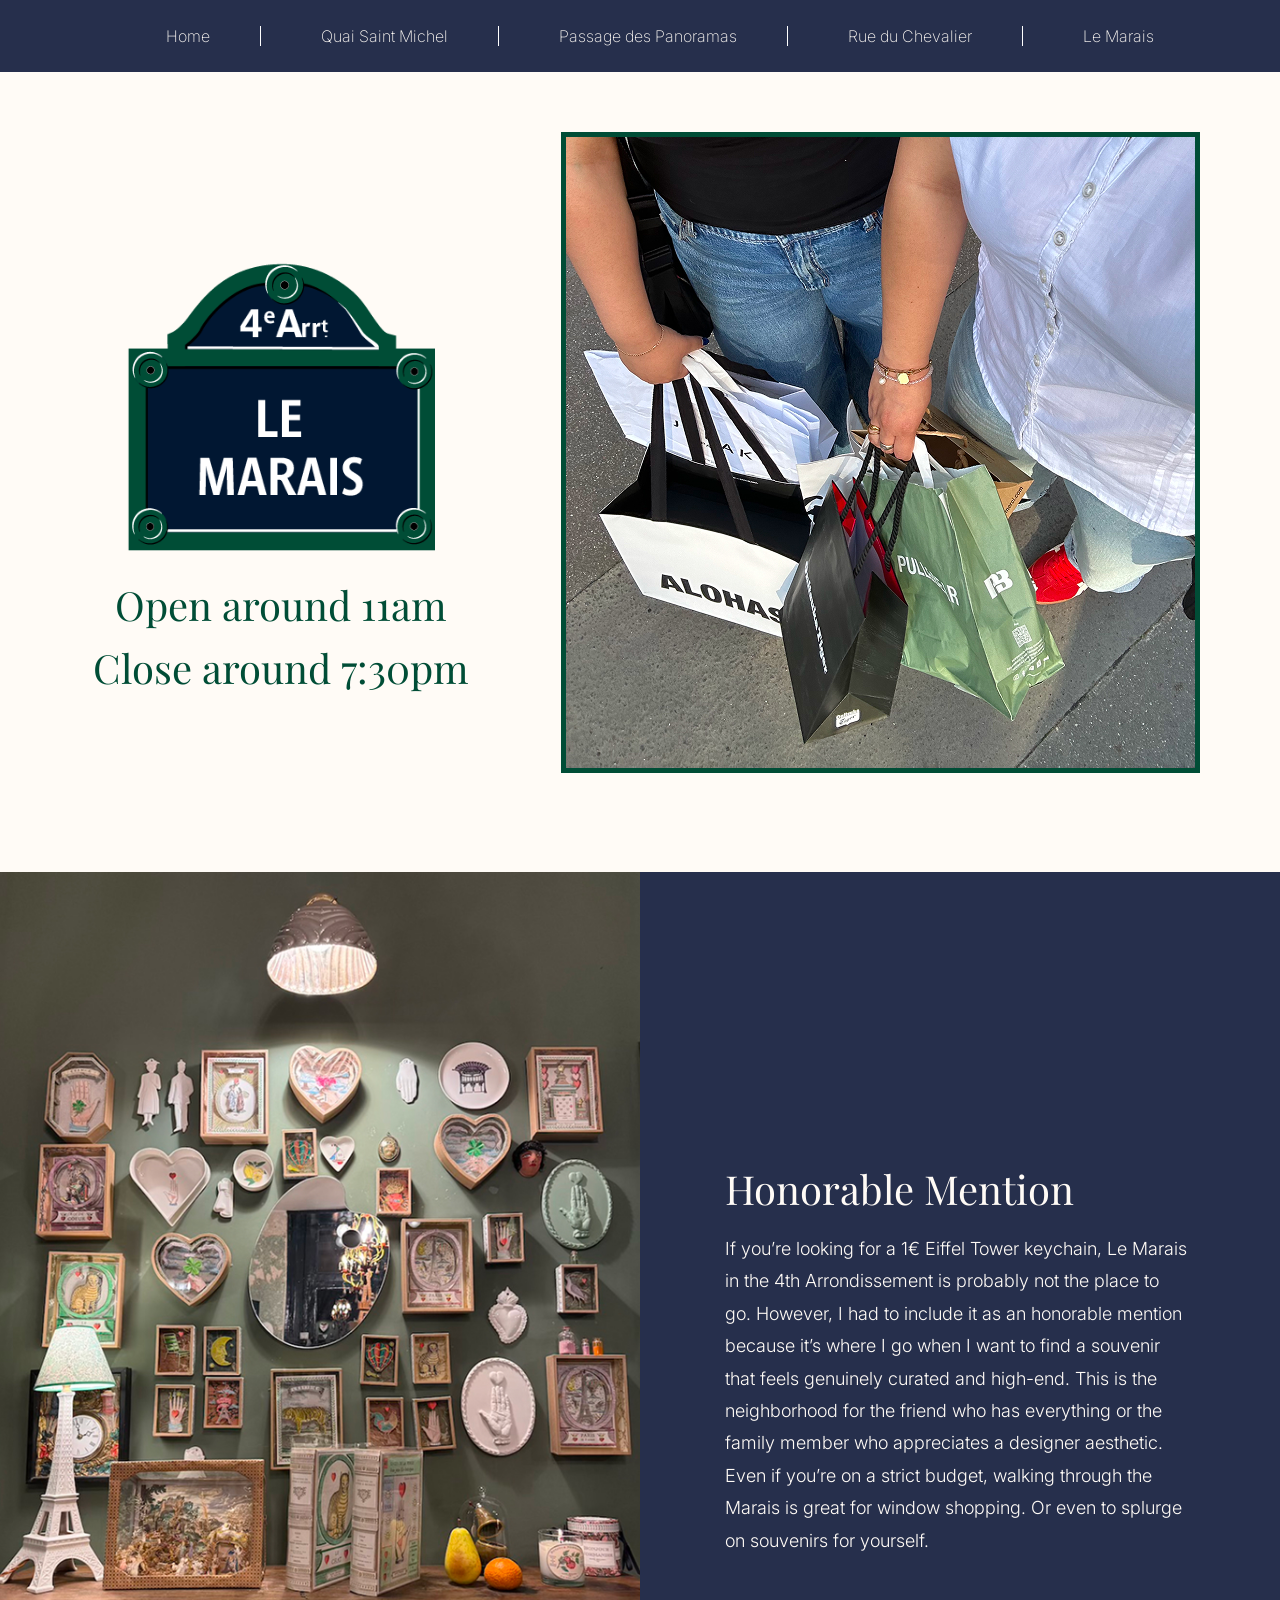
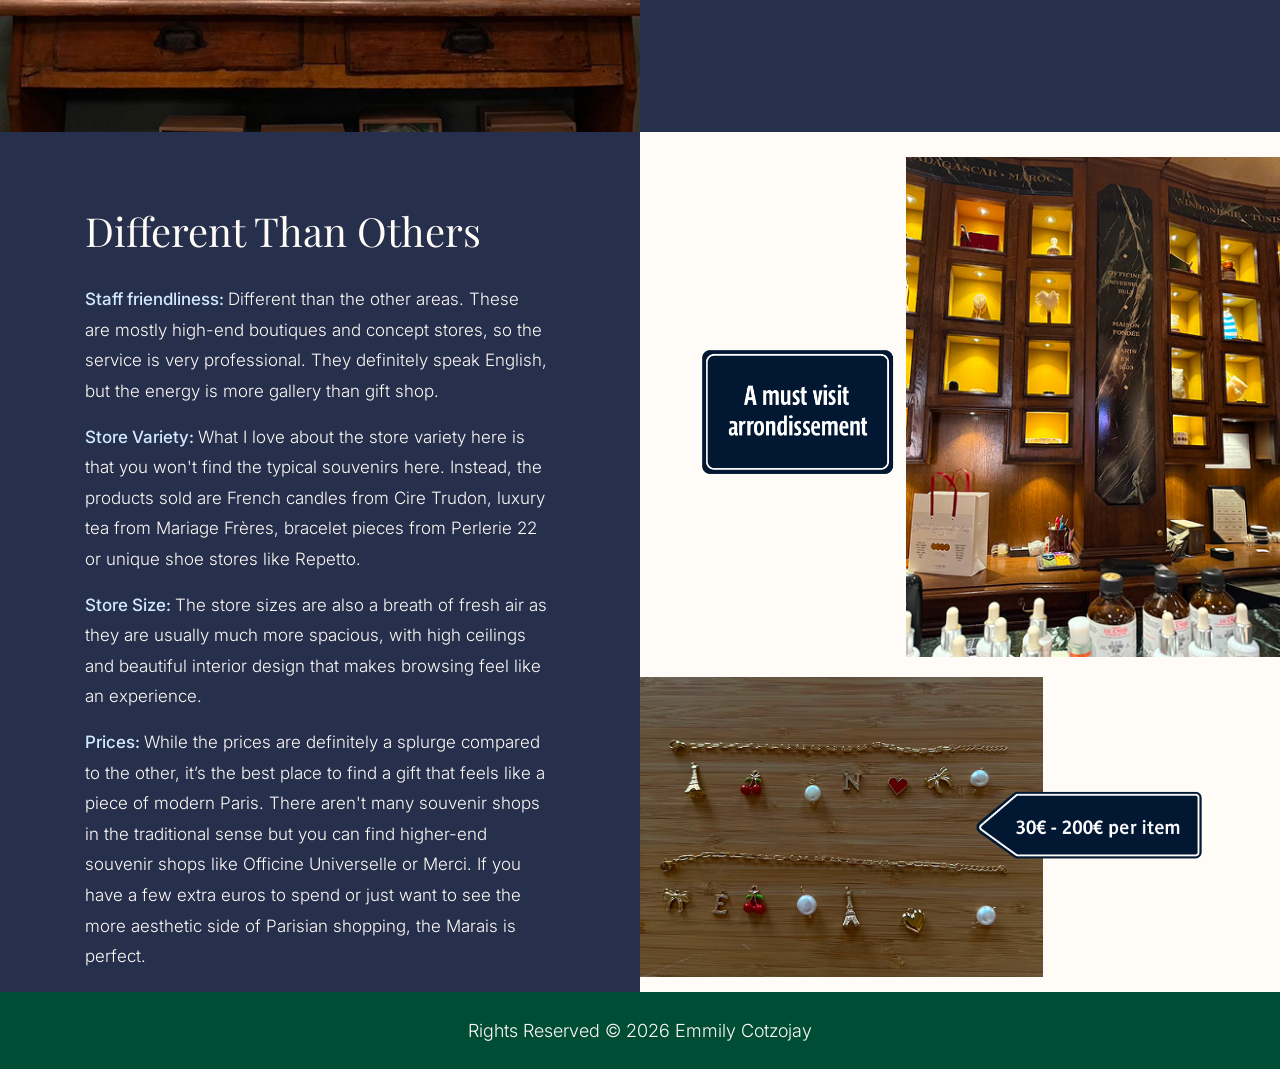
<file: blog_four/blog_four.html>
<!doctype html>
<html lang="en">
    <head>
        <meta charset="UTF-8">
        <title>Le Marais</title>
        <link rel="stylesheet" href="../css/main.css">
        <link rel="stylesheet" href="../css/blog_layout.css">
        <link rel="stylesheet" href="css/blog_four.css">
        <link rel="preconnect" href="https://fonts.googleapis.com">
        <link rel="preconnect" href="https://fonts.gstatic.com" crossorigin>
        <link href="https://fonts.googleapis.com/css2?family=Playfair+Display:ital,wght@0,400..900;1,400..900&family=Playfair:ital,opsz,wght@0,5..1200,300..900;1,5..1200,300..900&display=swap" rel="stylesheet">
        <link href="https://fonts.googleapis.com/css2?family=Inter:ital,opsz,wght@0,14..32,100..900;1,14..32,100..900&display=swap" rel="stylesheet">
    </head>
    <body>
        <nav class="main-nav">
            <ul>
                <li><a href="../index.html">Home</a></li>
                <li><a href="../blog_one/blog_one.html">Quai Saint Michel</a></li>
                <li><a href="../blog_two/blog_two.html">Passage des Panoramas</a></li>
                <li><a href="../blog_three/blog_three.html">Rue du Chevalier</a></li>
                <li><a href="../blog_four/blog_four.html">Le Marais</a></li>
            </ul>
        </nav>

        <section class="landing-section">
            <section class="left-landing">
                <img src="../img/le-marais.png" alt="Parisian signage of Le Marais">
                <div class="hours-text">
                    <h3>Open around 11am</h3>
                    <h3>Close around 7:30pm</h3>
                </div>
            </section>

            <div class="first-image">
                <img src="img/marais1.jpg" alt="Picture of two people holding shopping bags">
            </div>
        </section>

        <section class="intro-section">
            <div id="souvenirs-wall">
                <img src="img/marais2.jpg" alt="Picture of a wall with souvenir items hung up">
            </div>

            <section class="intro-text">
                <h3>Honorable Mention</h3>
                <p>If you’re looking for a 1€ Eiffel Tower keychain, Le Marais in the 4th Arrondissement is probably not the place to go. However, I had to include it as an honorable mention because it’s where I go when I want to find a souvenir that feels genuinely curated and high-end. This is the neighborhood for the friend who has everything or the family member who appreciates a designer aesthetic. Even if you’re on a strict budget, walking through the Marais is great for window shopping. Or even to splurge on souvenirs for yourself.</p>
            </section>
        </section>
        
        <section class="review-section">
            <section class="review-text">
                <h3>Different Than Others</h3>
                <p><span class="review-point">Staff friendliness: </span>Different than the other areas. These are mostly high-end boutiques and concept stores, so the service is very professional. They definitely speak English, but the energy is more gallery than gift shop.</p>
                <p><span class="review-point">Store Variety: </span>What I love about the store variety here is that you won't find the typical souvenirs here. Instead, the products sold are French candles from Cire Trudon, luxury tea from Mariage Frères, bracelet pieces from Perlerie 22 or unique shoe stores like Repetto.</p>
                <p><span class="review-point">Store Size: </span>The store sizes are also a breath of fresh air as they are usually much more spacious, with high ceilings and beautiful interior design that makes browsing feel like an experience.</p>
                <p><span class="review-point">Prices: </span>While the prices are definitely a splurge compared to the other, it’s the best place to find a gift that feels like a piece of modern Paris. There aren't many souvenir shops in the traditional sense but you can find higher-end souvenir shops like Officine Universelle or Merci. If you have a few extra euros to spend or just want to see the more aesthetic side of Parisian shopping, the Marais is perfect.</p>
            </section>

            <section class="images-text">
                <section class="image-grid">
                    <div id="officine-image">
                        <img src="img/marais3.jpg" alt="Picture of Officine Universelle, a Paris souvenir shop">
                    </div>
                    <div id="big-sign">
                        <img src="img/signage1.png" alt="Dark blue and white signage behind text">
                    </div>
                    <div id="small-sign">
                        <img src="img/signage2.png" alt="Dark blue and white signage behind text">
                    </div>
                    <div id="bracelets-image">
                        <img src="img/marais4.jpg" alt="Picture of charm bracelets on table">
                    </div>
                </section>
            </section>
        </section>

        <a href="#top" class="to-top-button">
            <img src="../img/arrow.svg" alt="Back to top arrow" class="arrow-icon">
        </a>
        
        <footer>
            <p>Rights Reserved © 2026 Emmily Cotzojay</p>
        </footer>

        <script src="../js/script.js"></script>
    </body>        
</html>
</file>
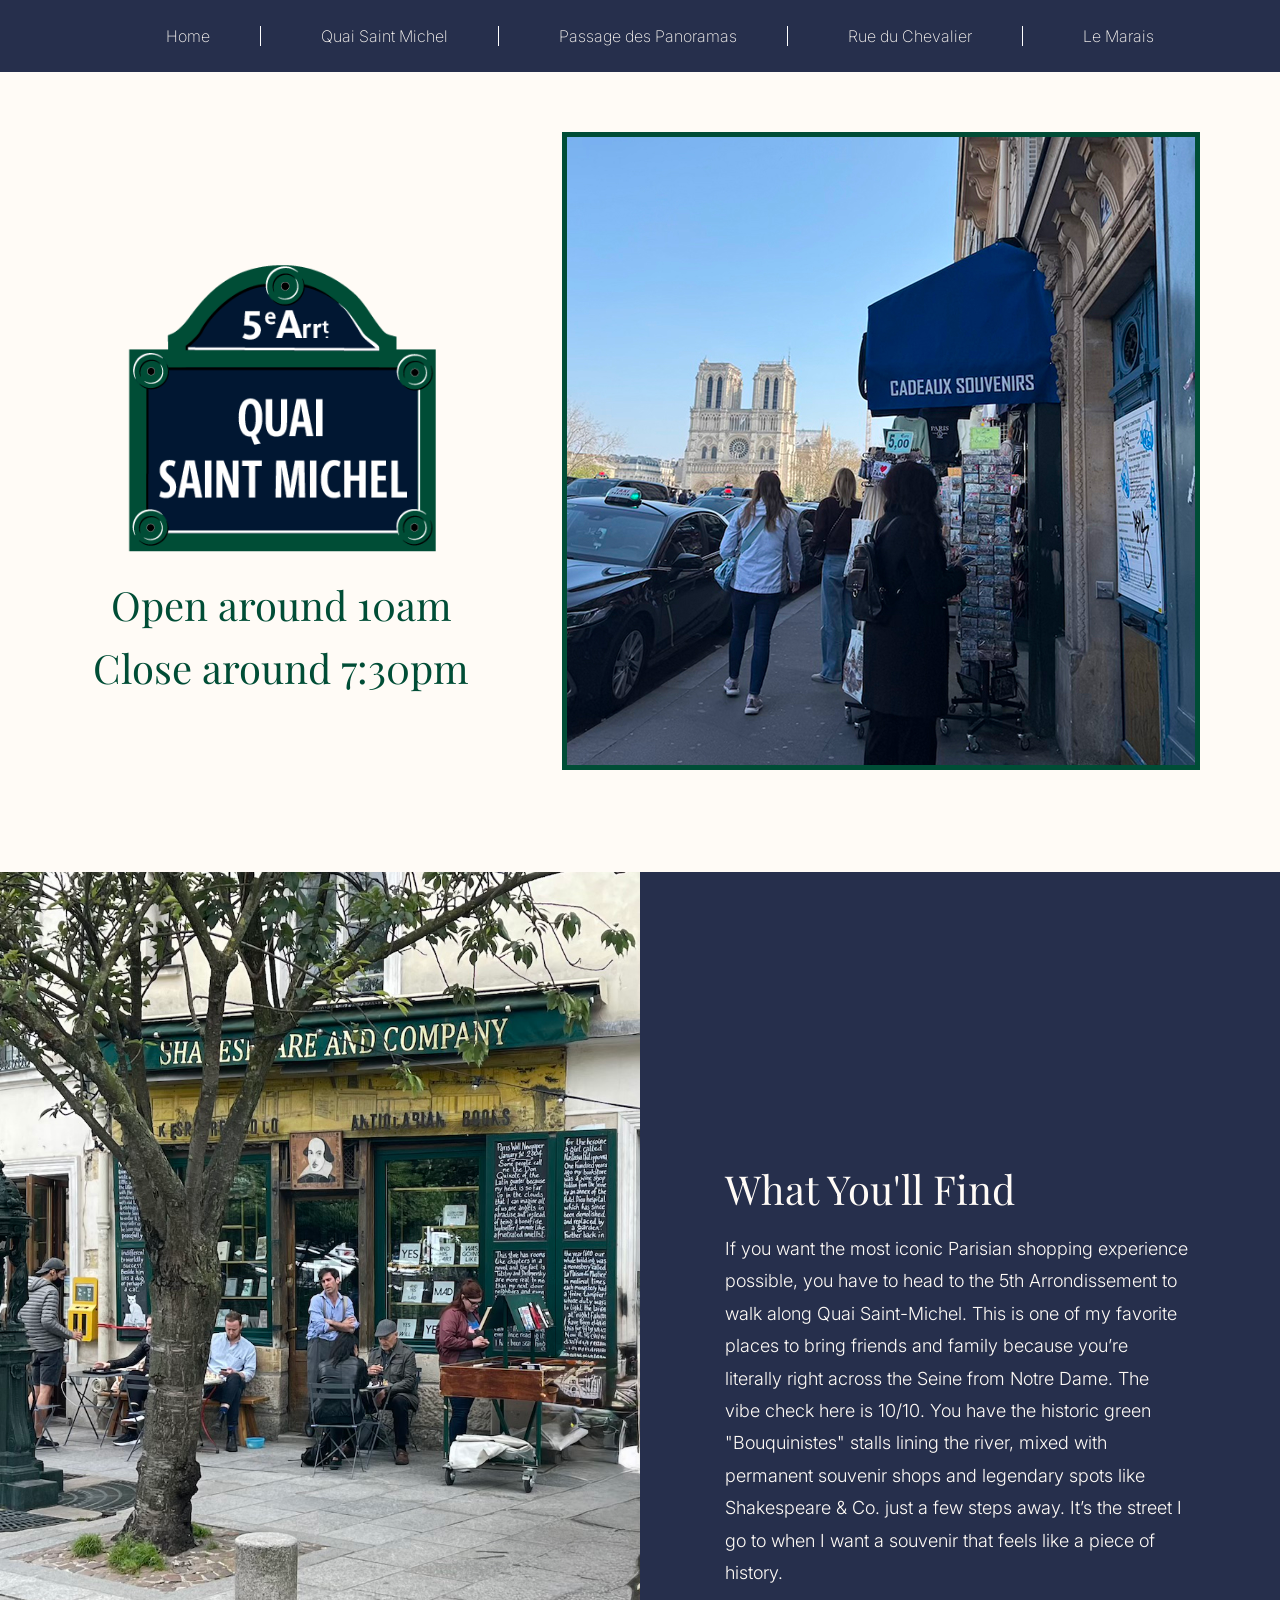
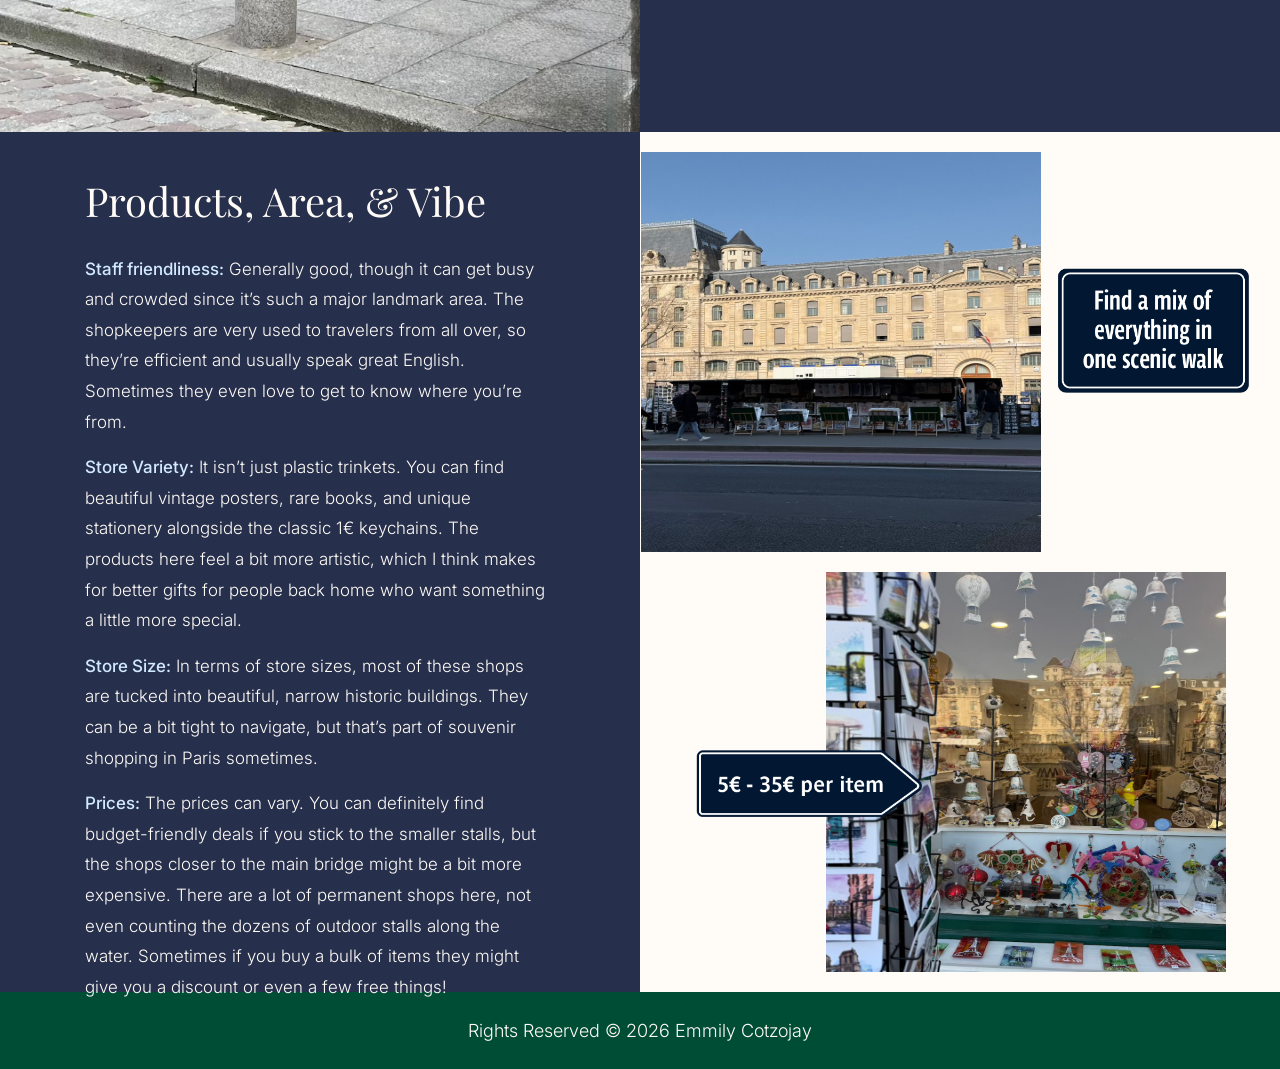
<file: blog_one/blog_one.html>
<!doctype html>
<html lang="en">
    <head>
        <meta charset="UTF-8">
        <title>Quai Saint Michel</title>
        <link rel="stylesheet" href="../css/main.css">
        <link rel="stylesheet" href="../css/blog_layout.css">
        <link rel="stylesheet" href="css/blog_one.css">
        <link rel="preconnect" href="https://fonts.googleapis.com">
        <link rel="preconnect" href="https://fonts.gstatic.com" crossorigin>
        <link href="https://fonts.googleapis.com/css2?family=Playfair+Display:ital,wght@0,400..900;1,400..900&family=Playfair:ital,opsz,wght@0,5..1200,300..900;1,5..1200,300..900&display=swap" rel="stylesheet">
        <link href="https://fonts.googleapis.com/css2?family=Inter:ital,opsz,wght@0,14..32,100..900;1,14..32,100..900&display=swap" rel="stylesheet">
    </head>

    <body>
        <nav class="main-nav">
            <ul>
                <li><a href="../index.html">Home</a></li>
                <li><a href="../blog_one/blog_one.html">Quai Saint Michel</a></li>
                <li><a href="../blog_two/blog_two.html">Passage des Panoramas</a></li>
                <li><a href="../blog_three/blog_three.html">Rue du Chevalier</a></li>
                <li><a href="../blog_four/blog_four.html">Le Marais</a></li>
            </ul>
        </nav>
        
        <section class="landing-section">
            <section class="left-landing">
                <img src="../img/quai-saint-michel.png" alt="Parisian signage of Quai Saint Michel">
                <div class="hours-text">
                    <h3>Open around 10am</h3>
                    <h3>Close around 7:30pm</h3>
                </div>
            </section>

            <div class="first-image">
                <img src="img/notre1.jpg" alt="Picture of street with souvenir stores and Notre Dame on the left">
            </div>
        </section>

        <section class="intro-section">
            <div id="shakespeare-image">
                <img src="img/shakespeare.jpeg" alt="Picture of Shakespeare and Co storefront in Paris">
            </div>

            <section class="intro-text">
                <h3>What You'll Find</h3>
                <p>If you want the most iconic Parisian shopping experience possible, you have to head to the 5th Arrondissement to walk along Quai Saint-Michel. This is one of my favorite places to bring friends and family because you’re literally right across the Seine from Notre Dame. The vibe check here is 10/10. You have the historic green "Bouquinistes" stalls lining the river, mixed with permanent souvenir shops and legendary spots like Shakespeare & Co. just a few steps away. It’s the street I go to when I want a souvenir that feels like a piece of history.</p>
            </section>
        </section>

        <section class="review-section">
            <section class="review-text">
                <h3>Products, Area, & Vibe</h3>
                <p><span class="review-point">Staff friendliness:</span> Generally good, though it can get busy and crowded since it’s such a major landmark area. The shopkeepers are very used to travelers from all over, so they’re efficient and usually speak great English. Sometimes they even love to get to know where you’re from.</p>
                <p><span class="review-point">Store Variety:</span> It isn’t just plastic trinkets. You can find beautiful vintage posters, rare books, and unique stationery alongside the classic 1€ keychains. The products here feel a bit more artistic, which I think makes for better gifts for people back home who want something a little more special.</p>
                <p><span class="review-point">Store Size:</span> In terms of store sizes, most of these shops are tucked into beautiful, narrow historic buildings. They can be a bit tight to navigate, but that’s part of souvenir shopping in Paris sometimes.</p>
                <p><span class="review-point">Prices:</span> The prices can vary. You can definitely find budget-friendly deals if you stick to the smaller stalls, but the shops closer to the main bridge might be a bit more expensive. There are a lot of permanent shops here, not even counting the dozens of outdoor stalls along the water. Sometimes if you buy a bulk of items they might give you a discount or even a few free things!</p>
            </section>

            <section class="images-text">
                <section class="image-grid">
                    <div id="bouquinistes-image">
                        <img src="img/notre2.jpeg" alt="Picture of Bouquiniste along the Seine street">
                    </div>
                    <div id="big-sign">
                        <img src="img/signage1.png" alt="Dark blue and white signage behind text">
                    </div>
                    <div id="small-sign">
                        <img src="img/signage2.png" atl="Dark blue and white signage behind text">
                    </div>
                    <div id="notre-souvenirs-image">
                        <img src="img/notre3.jpeg" alt="Picture of souvenirs at a shop">
                    </div>
                </section>
            </section>
        </section>

         <a href="#top" class="to-top-button">
            <img src="../img/arrow.svg" alt="Back to top arrow" class="arrow-icon">
        </a>

        <footer>
            <p>Rights Reserved © 2026 Emmily Cotzojay</p>
        </footer>

        <script src="../js/script.js"></script>
    </body>        
</html>
</file>
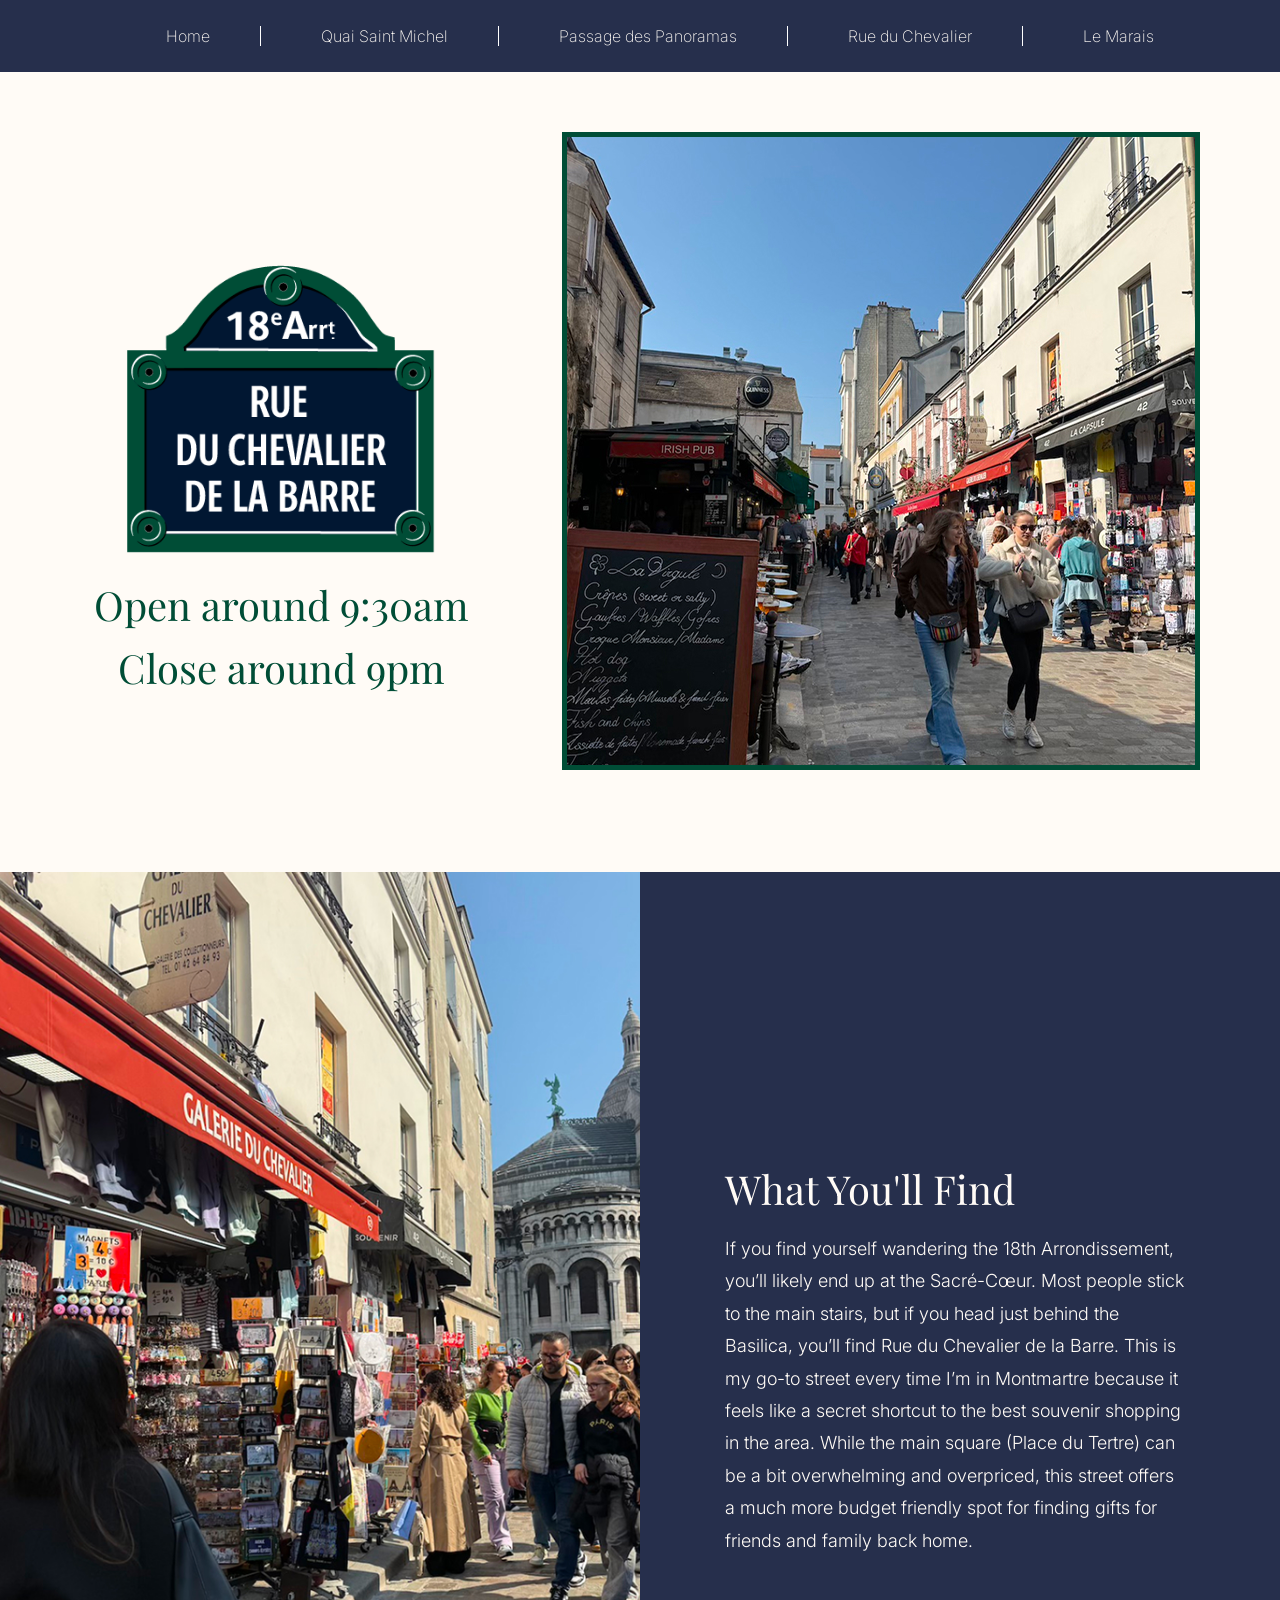
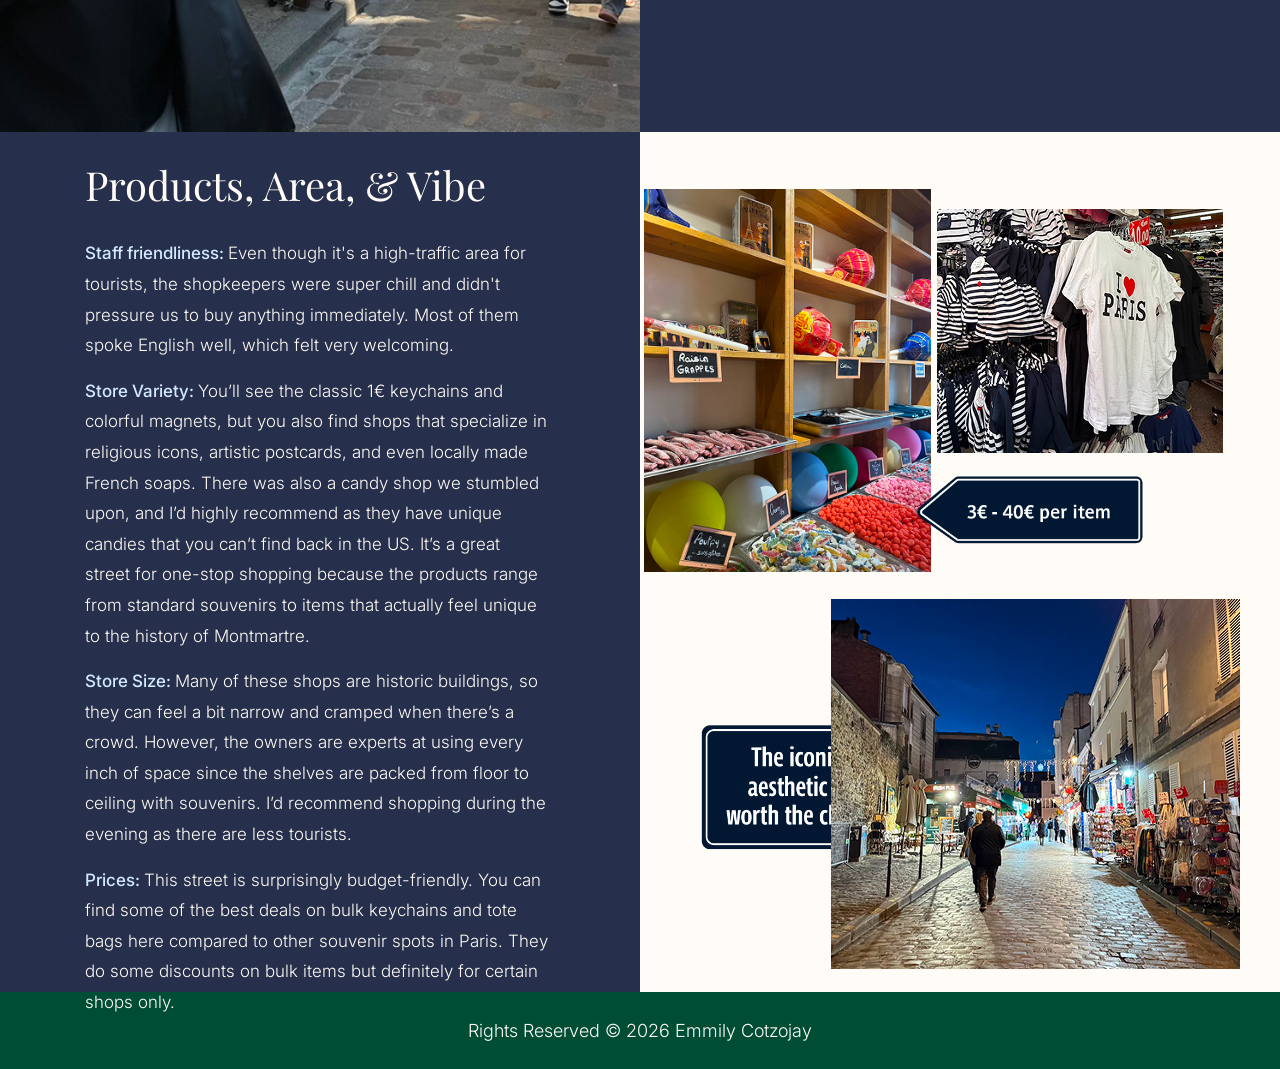
<file: blog_three/blog_three.html>
<!doctype html>
<html lang="en">
    <head>
        <meta charset="UTF-8">
        <title>Rue du Chevalier</title>
        <link rel="stylesheet" href="../css/main.css">
        <link rel="stylesheet" href="../css/blog_layout.css">
        <link rel="stylesheet" href="css/blog_three.css">
        <link rel="preconnect" href="https://fonts.googleapis.com">
        <link rel="preconnect" href="https://fonts.gstatic.com" crossorigin>
        <link href="https://fonts.googleapis.com/css2?family=Playfair+Display:ital,wght@0,400..900;1,400..900&family=Playfair:ital,opsz,wght@0,5..1200,300..900;1,5..1200,300..900&display=swap" rel="stylesheet">
        <link href="https://fonts.googleapis.com/css2?family=Inter:ital,opsz,wght@0,14..32,100..900;1,14..32,100..900&display=swap" rel="stylesheet">
    </head>
    <body>
        <nav class="main-nav">
            <ul>
                <li><a href="../index.html">Home</a></li>
                <li><a href="../blog_one/blog_one.html">Quai Saint Michel</a></li>
                <li><a href="../blog_two/blog_two.html">Passage des Panoramas</a></li>
                <li><a href="../blog_three/blog_three.html">Rue du Chevalier</a></li>
                <li><a href="../blog_four/blog_four.html">Le Marais</a></li>
            </ul>  
        </nav>

        <section class="landing-section">
            <section class="left-landing">
                <img src="../img/rue-du-chevalier.png" alt="Parisian signage of Rue du Chevalier">
                <div class="hours-text">
                    <h3>Open around 9:30am</h3>
                    <h3>Close around 9pm</h3>
                </div>
            </section>

            <div class="first-image">
                <img src="img/sacre1.jpg" alt="Picture of souvenir streets on a Parisian street">
            </div>
        </section>

        <section class="intro-section">
            <div id="sacre-main">
                <img src="img/sacre2.jpg" alt="Picture of souvenir shop with souvenir stands in front">
            </div>

            <section class="intro-text">
                <h3>What You'll Find</h3>
                <p>If you find yourself wandering the 18th Arrondissement, you’ll likely end up at the Sacré-Cœur. Most people stick to the main stairs, but if you head just behind the Basilica, you’ll find Rue du Chevalier de la Barre. This is my go-to street every time I’m in Montmartre because it feels like a secret shortcut to the best souvenir shopping in the area. While the main square (Place du Tertre) can be a bit overwhelming and overpriced, this street offers a much more budget friendly spot for finding gifts for friends and family back home.</p>
            </section>
        </section>

        <section class="review-section">
            <section class="review-text">
                <h3>Products, Area, & Vibe</h3>
                <p><span class="review-point">Staff friendliness: </span>Even though it's a high-traffic area for tourists, the shopkeepers were super chill and didn't pressure us to buy anything immediately. Most of them spoke English well, which felt very welcoming.</p>
                <p><span class="review-point">Store Variety: </span>You’ll see the classic 1€ keychains and colorful magnets, but you also find shops that specialize in religious icons, artistic postcards, and even locally made French soaps. There was also a candy shop we stumbled upon, and I’d highly recommend as they have unique candies that you can’t find back in the US. It’s a great street for one-stop shopping because the products range from standard souvenirs to items that actually feel unique to the history of Montmartre.</p>
                <p><span class="review-point">Store Size: </span>Many of these shops are historic buildings, so they can feel a bit narrow and cramped when there’s a crowd. However, the owners are experts at using every inch of space since the shelves are packed from floor to ceiling with souvenirs. I’d recommend shopping during the evening as there are less tourists.</p>
                <p><span class="review-point">Prices: </span>This street is surprisingly budget-friendly. You can find some of the best deals on bulk keychains and tote bags here compared to other souvenir spots in Paris. They do some discounts on bulk items but definitely for certain shops only.</p>
            </section>

            <section class="images-text">
                <section class="image-grid">
                    <div id="candies-image">
                        <img src="img/sacre4.jpg" alt="Picture of candy store">
                    </div>
                    <div id="big-sign">
                        <img src="img/signage1.png" alt="Dark blue and white signage behind text">
                    </div>
                    <div id="small-sign">
                        <img src="img/signage2.png" alt="Dark blue and white signage behind text">
                    </div>
                    <div id="shirts-image">
                        <img src="img/sacre3.jpg" alt="Picture of Parisian striped shirts">
                    </div>
                    <div id="night-image">
                        <img src="img/sacre5.jpg" alt="Picture of Montmartre street at night">
                    </div>
                </section>
            </section>
        </section>

        <a href="#top" class="to-top-button">
            <img src="../img/arrow.svg" alt="Back to top arrow" class="arrow-icon">
        </a>
        
        <footer>
            <p>Rights Reserved © 2026 Emmily Cotzojay</p>
        </footer>

        <script src="../js/script.js"></script>
    </body>        
</html>
</file>
<file: css/main.css>
/* Global styles for the entire page */
body {
    margin: 0;
    padding: 0;
    background-color: #FFFBF6;
}

/* Header 3 styling */
h3 {
    font-family: "Playfair Display", serif;
    font-optical-sizing: auto;
    font-weight: 400;
    font-style: normal;
    font-size: 40px;
}

/* General paragraph styling */
p {
    font-family: "Inter", sans-serif;
    font-optical-sizing: auto;
    font-weight: 300;
    font-style: normal;
    font-size: 18px;
}

/* Navigation bar container */
.main-nav {
    background-color: #262F4C;
    width: 100%;
    padding: 10px 0;
}

.main-nav ul {
    display: flex;             
    justify-content: center;
    list-style: none;
}

.main-nav li {
    margin: 0 30px;
    border-right: 1px white solid;
    padding-right: 50px;
}

.main-nav li:last-child {
    border-right: none;
    padding-right: 0;
}

.main-nav a {
    color: #FFFBF6;
    text-decoration: none; 
    font-family: "Inter", sans-serif;
    font-optical-sizing: auto;
    font-weight: 200;
    font-style: normal;
    font-size: 16px;
    display: inline-block;
}

.main-nav a:hover {
    color: #BDFFBE;
    font-family: "Inter", sans-serif;
    font-optical-sizing: auto;
    font-weight: 200;
    font-style: normal;
    transform: scale(1.2);
}

/* --- Back to Top Button --- */
.to-top-button {
    position: fixed;
    bottom: 90px;
    right: 5px;
    display: flex;
    align-items: center;
    justify-content: center;
    text-decoration: none;
    z-index: 1000;
    transition: all 0.3s ease;

    opacity: 0;
    pointer-events: none; 
    transform: translateY(20px);
}

.to-top-button.show {
    opacity: 1;
    pointer-events: auto;
    transform: translateY(0);
}

.to-top-button img {
    width: 70px;
    height: auto;
}

.to-top-button:hover {
    transform: translateY(-10px);
}

/* Footer styling */
footer {
    background-color: #004D36;
    width: 100%;
    padding: 10px 0;
}

footer p {
    text-align: center;
    color: #FFFBF6;
}
</file>
<file: css/blog_layout.css>
/* Main landing area with a split layout */
.landing-section {
    display: flex;
    justify-content: space-between;
    align-items: flex-start; 
    height: 800px;  
}

/* Container for the left side of the landing section */
.left-landing {
    display: flex;
    flex-direction: column;  
    align-items: center;    
    justify-content: center;
    width: 100%;
    height: 100%;                     
}

.left-landing img {
    width: 350px;
    height: auto; 
    margin-top: 20px;
    margin-bottom: 20px;
}

/* Heading style for the left landing column */
.left-landing h3 {
    text-align: center;
    color: #004D36;
    margin-bottom: 10px;
    margin-top: 0;
}

/* Specific styling for the hero image on the right */
.first-image {
    padding-top: 60px;
    padding-right: 80px;
    height: 800px;
}

.first-image img {                      
    border: 5px #004D36 solid;
}

.intro-section {
    display: flex;
    height: 860px;           
    background-color:#262F4C;
    width: 100%;
}

.intro-text {
    flex: 1; 
    padding-top: 250px;
}

.intro-text h3 {
    color: #FFFBF6;
    margin-bottom: 10px;
    padding-left: 85px;
    padding-right: 92px;
}

.intro-text p {
    line-height: 1.8;       
    padding-left: 85px;
    padding-right: 92px;
    color: #FFFBF6;
}

/* Section combining a text review and an image grid */
.review-section {
    display: flex;
    height: 860px;
    width: 100%;
}

.review-text {
    flex: 1;
    background-color: #262F4C;
    color: #FFFBF6;
    width: 100%;
    display: flex;
    flex-direction: column;
    justify-content: center;
}

.review-text h3 {
    margin-bottom: 10px;
    margin-top: 50px;
    padding-left: 85px;
    padding-right: 92px;
}

.review-point {
    font-weight: 500;
    color: #D2EAFF;
}

.review-text p {
    line-height: 1.8; 
    margin-bottom: 25px;
    padding-left: 85px;
    padding-right: 92px;
    margin-bottom: -2px;
    font-size: 17px;
}

.images-text {
    flex: 1;
    width: 100%;
    background-color: #FFFBF6;
    display: flex;
    flex-direction: column;
    justify-content: center;
}

/* Three-column grid for showcasing images */
.image-grid {
    display: grid;
    grid-template-columns: 1fr 1fr 1fr; 
    width: 100%;
}

.image-grid img {
    display: block;
}
</file>
<file: blog_four/css/blog_four.css>
#souvenirs-wall {
    flex: 1;
}

#souvenirs-wall img {
    width: 100%;               
    height: 860px;            
    object-fit: cover;
}

.image-grid img {
    display: block;
}

#officine-image {
    grid-column: 2 / 4;
    grid-row: 1;
    justify-self: center;
    align-self: center;
    margin-top: 10px;
}

#bracelets-image {
    grid-column: 1 / 3;
    grid-row: 2;
    justify-self: center;
    align-self: center;
    margin-top: 20px;
    margin-left: 80px;
}

#bracelets-image img {
    height: 300px;
}

#officine-image img {
    height: 500px;
}

#big-sign {
    grid-column: 1;
    grid-row: 1;
    margin-left: 50px;
    margin-top: 170px;
}

#big-sign img {
    width: 218px;
    height: 183px;
}

#small-sign {
    grid-column: 3;
    grid-row: 2;
    margin-top: 60px;
    margin-right: 70px;
    z-index: 1;
}

#small-sign img {
    width: 247px;
    height: 210px;
}
</file>
<file: blog_one/css/blog_one.css>
#shakespeare-image {
    flex: 1;
}

#shakespeare-image img {
    width: 100%;               
    height: 860px;            
    object-fit: cover;
}

.image-grid img {
    display: block;
}

#bouquinistes-image {
    grid-column: 2 / 4; 
    grid-row: 2;
    justify-self: center;
    align-self: center;
    margin-right: 70px;
}

#bouquinistes-image img{
    width: 400px;
    height: 400px;
}

#notre-souvenirs-image {
    grid-column: 1 / 3; 
    grid-row: 1;
    justify-self: center;
    align-self: center;
    margin-bottom: 20px;
}

#notre-souvenirs-image img {
    width: 400px;
    height: 400px;
}

#big-sign {
    grid-column: 3 / 4;
    grid-row: 1;
    margin-top: 80px;
    margin-right: 20px;
}

#big-sign img {
    width: 218px;
    height: 183px;
}

#small-sign {
    grid-column: 1 / 3;
    grid-row: 2;
    margin-top: 100px;
    margin-left: 40px;
}

#small-sign img {
    width: 247px;
    height: 210px;
}
</file>
<file: blog_three/css/blog_three.css>
#sacre-main {
    flex: 1;
}

#sacre-main img {
    width: 100%;               
    height: 860px;            
    object-fit: cover;
}

#candies-image {
    grid-column: 2 / 4;
    grid-row: 2;
    justify-self: center;
    align-self: center;
    margin-top: -550px;
    margin-right: 100px;
}

#shirts-image {
    grid-column: 1 / 3;
    grid-row: 1;
    justify-self: center;
    align-self: center;
    margin-right: 200px;
    margin-top: 10px;
}

#night-image {
    grid-column: 1 / 2;
    grid-row: 3;
    justify-self: center;
    align-self: center;
    margin-left: 30px;
    margin-top: -280px;
}

.image-grid img {
    display: block;
}

#candies-image {
    grid-column: 1 / 3;
    grid-row: 1;
    justify-self: center;
    align-self: center;
    margin-top: -100px;
    margin-left: 30px;
}

#candies-image img {
    width: 287px;
    height: 383px;
}

#shirts-image {
    grid-column: 2 / 4;
    grid-row: 1;
    justify-self: center;
    align-self: center;
    margin-left: 350px;
    margin-top: -200px;
}

#shirts-image img {
    width: 286px;
    height: 244px;
}

#night-image {
    grid-column: 2 / 4;
    grid-row: 3;
    justify-self: center;
    align-self: center;
    margin-bottom: -100px;
    margin-left: 60px;
}

#night-image img { 
    width: 409px;
    height: 370px;  
}

#big-sign {
    grid-column: 1 / 3;
    grid-row: 2;
    margin-left: 50px;
    margin-top: 80px;
}

#big-sign img {
    width: 218px;
    height: 183px;
}

#small-sign {
    grid-column: 2 / 4;
    grid-row: 1;
    margin-top: 150px;
    margin-left: 180px;
}

#small-sign img {
    width: 247px;
    height: 210px;
}
</file>
